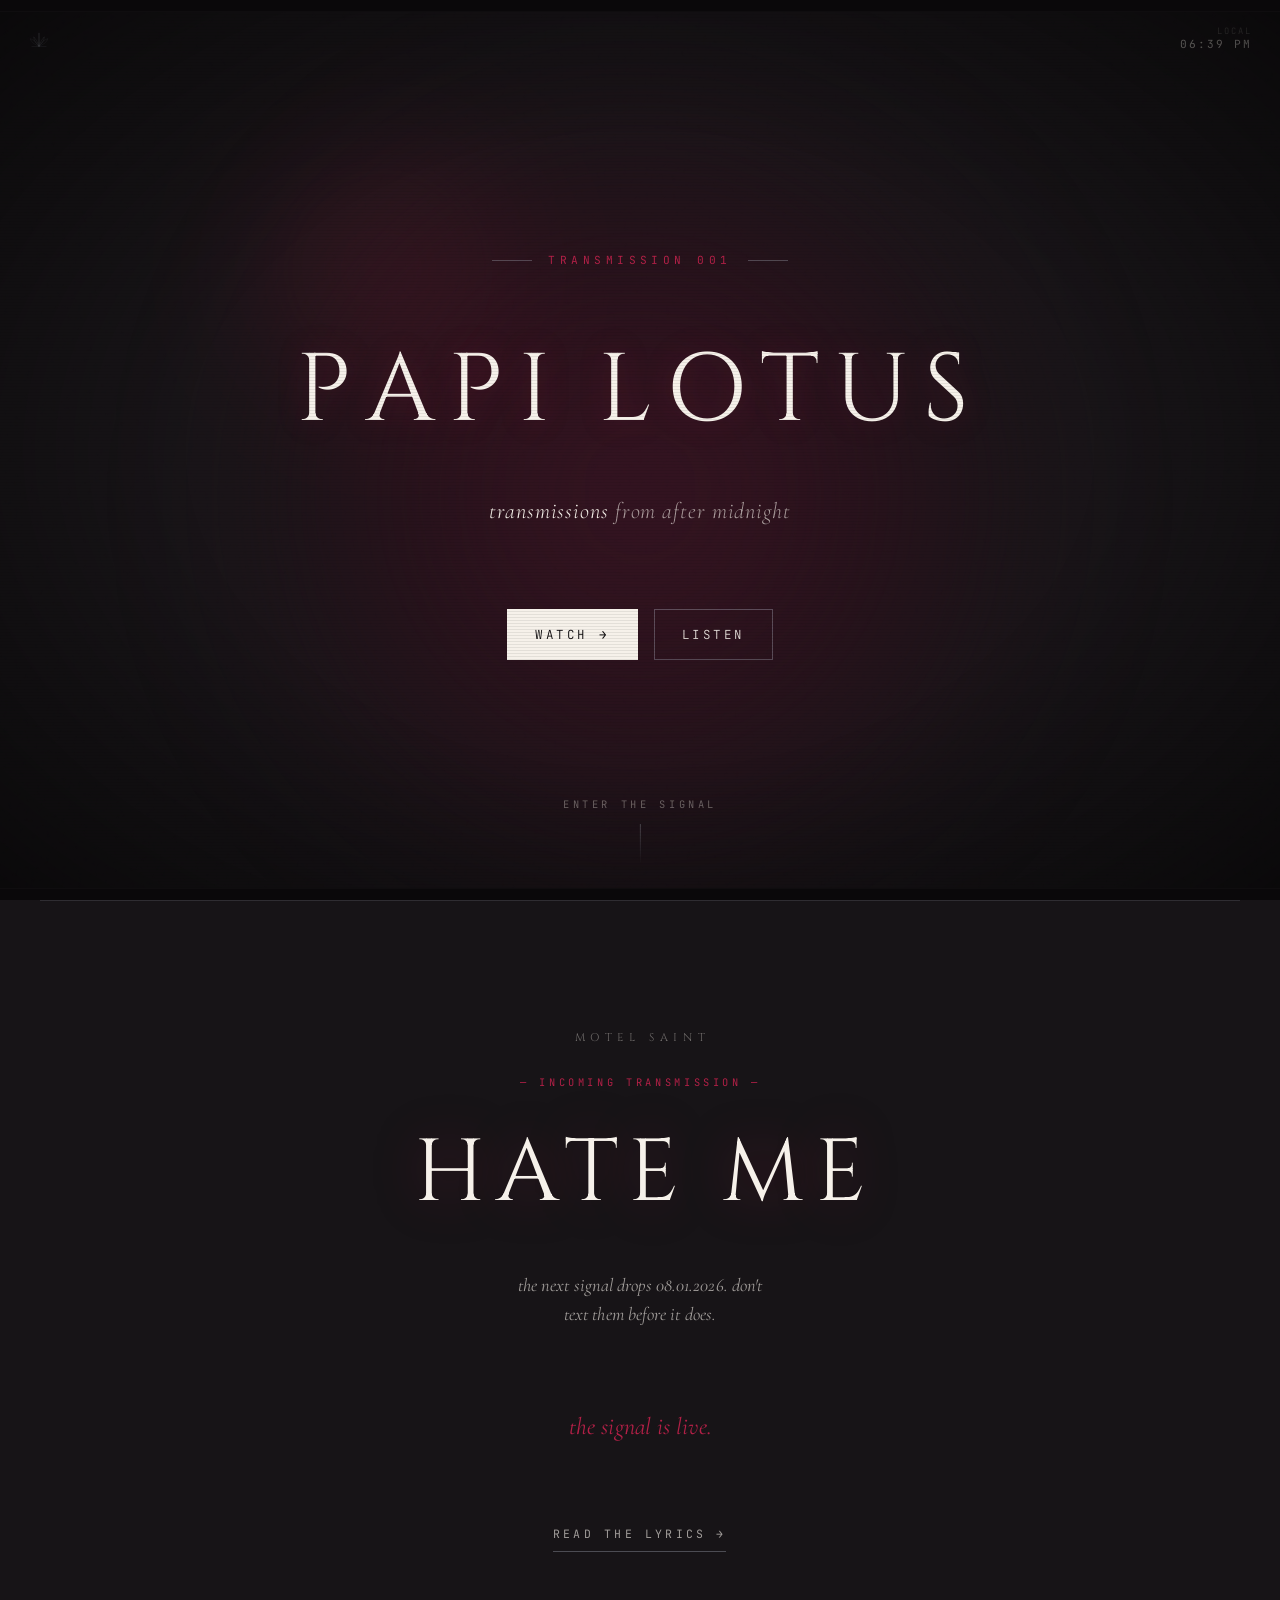
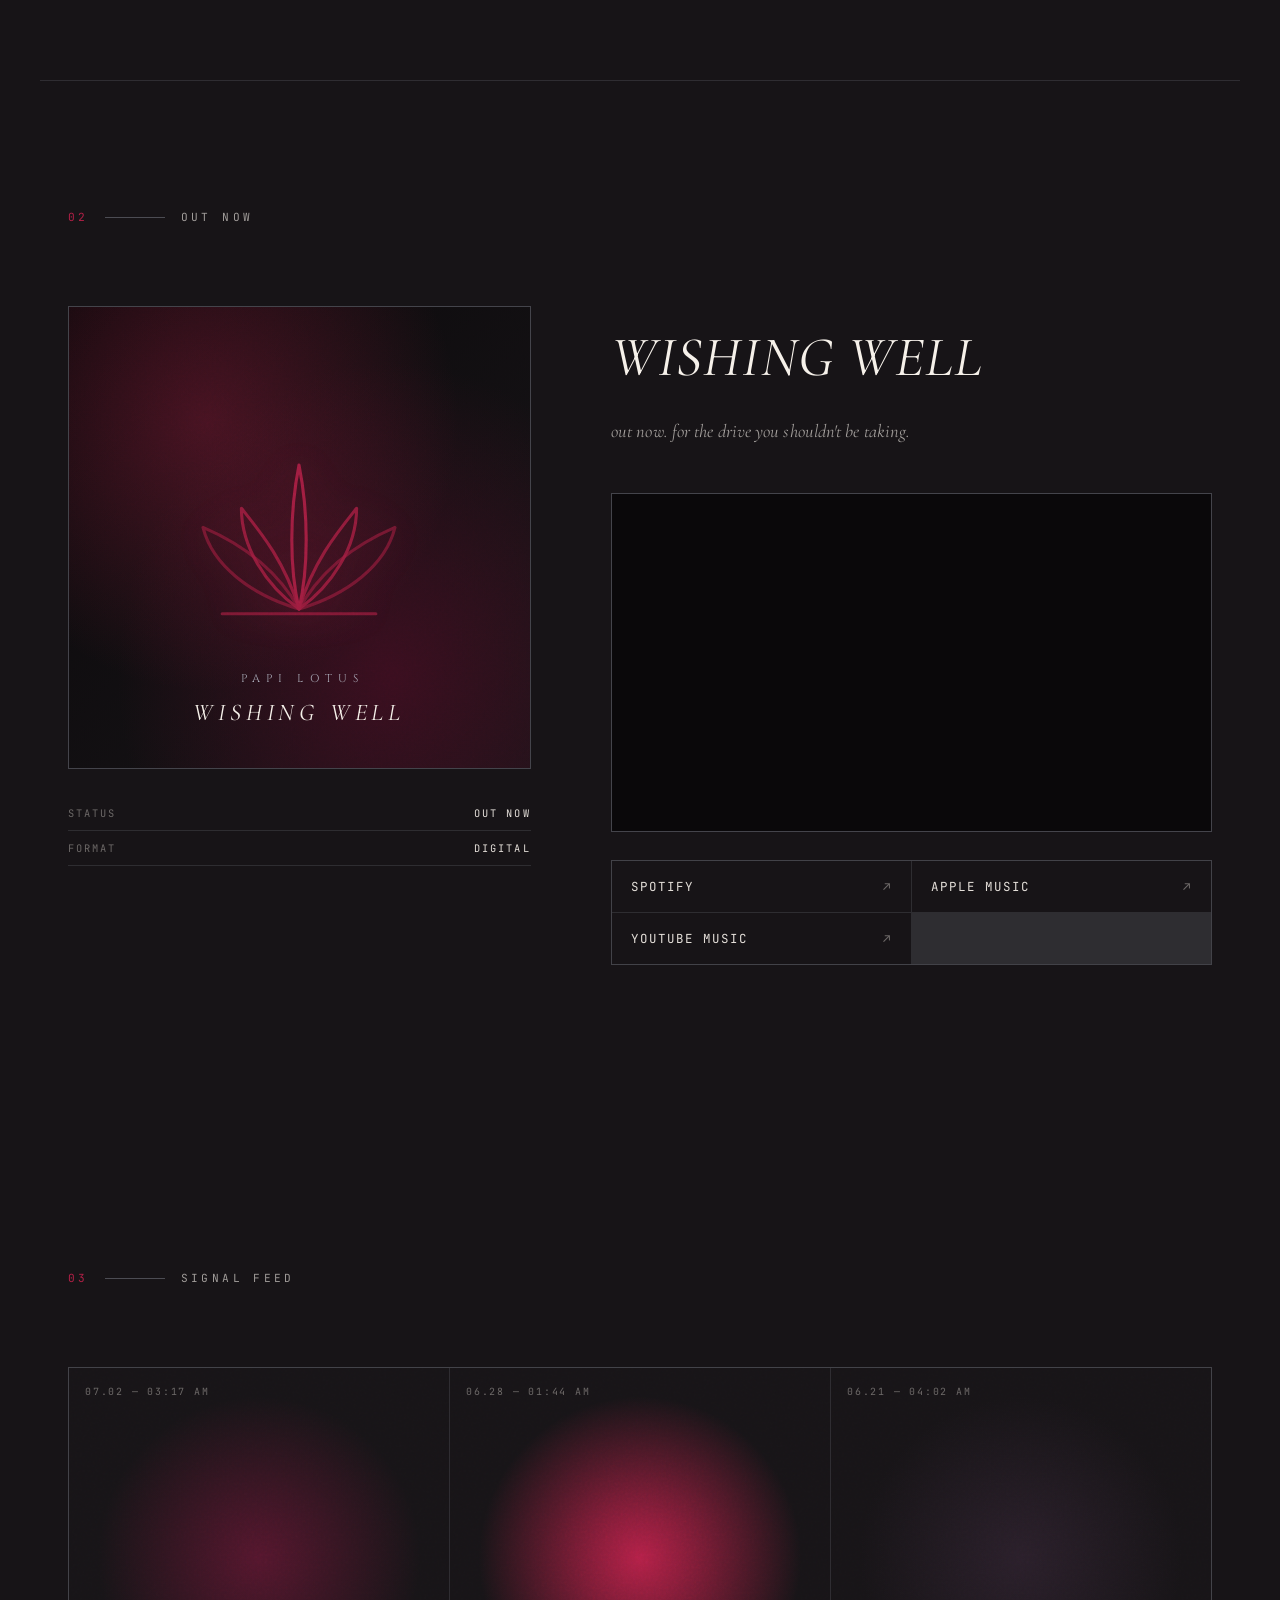
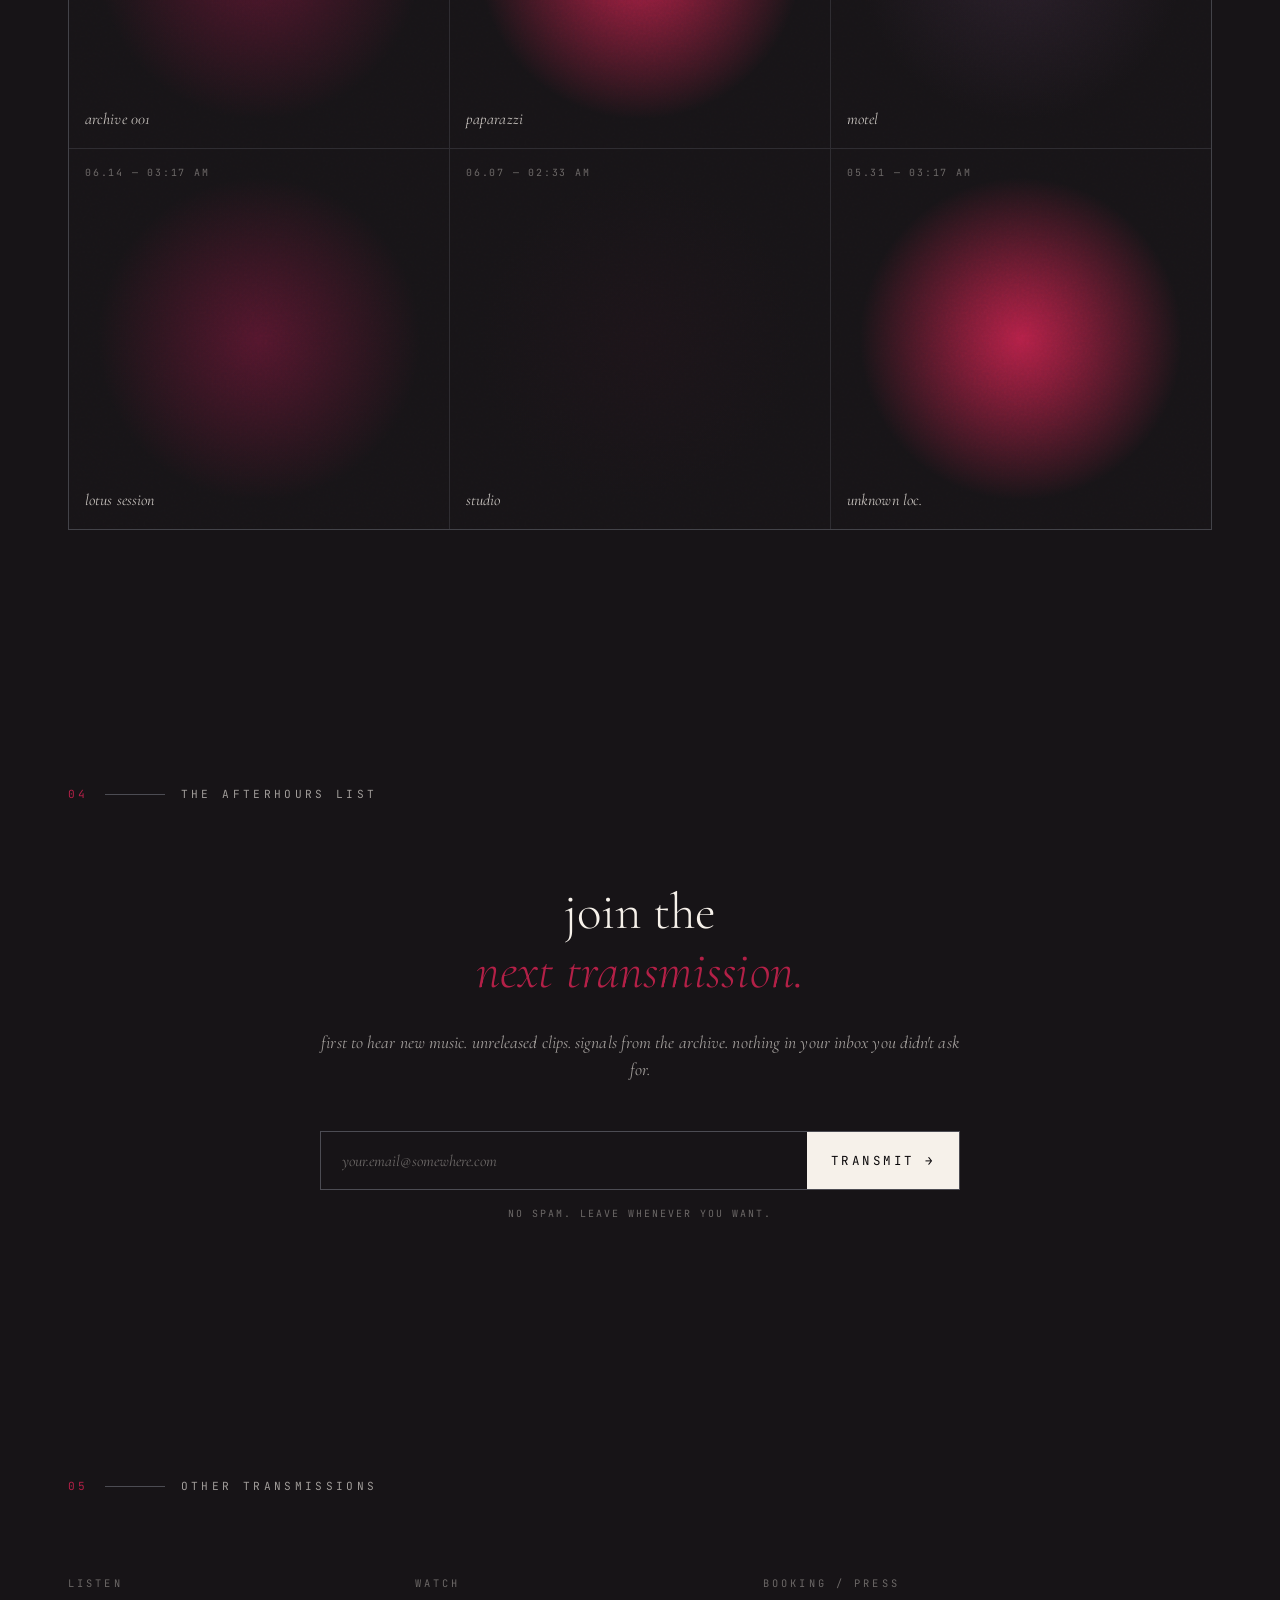
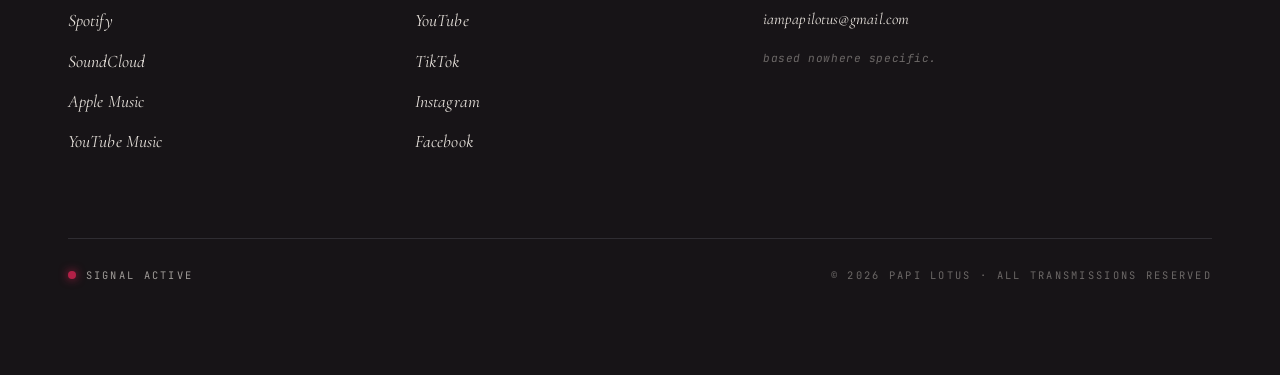
<file: docs/index.html>
<!DOCTYPE html>
<html lang="en">
<head>
  <meta charset="UTF-8" />
  <meta name="viewport" content="width=device-width, initial-scale=1.0" />
  <title>PAPI LOTUS — transmissions from after midnight</title>
  <meta name="description" content="PAPI LOTUS. Dark afterhours R&B. Transmissions from after midnight." />

  <!-- Social / OG -->
  <meta property="og:title" content="PAPI LOTUS" />
  <meta property="og:description" content="transmissions from after midnight" />
  <meta property="og:type" content="music.musician" />
  <meta name="theme-color" content="#171417" />

  <!-- Favicon -->
  <link rel="icon" type="image/svg+xml" href="assets/favicon.svg" />

  <!-- Fonts -->
  <link rel="preconnect" href="https://fonts.googleapis.com" />
  <link rel="preconnect" href="https://fonts.gstatic.com" crossorigin />
  <link
    href="https://fonts.googleapis.com/css2?family=Cinzel:wght@300;400;500&family=Cormorant+Garamond:ital,wght@0,300;0,400;0,500;1,300;1,400&family=JetBrains+Mono:wght@200;300;400&display=swap"
    rel="stylesheet"
  />

  <link rel="stylesheet" href="styles.css" />
</head>
<body>
  <!-- Page transition (VHS channel-change between pages) -->
  <div class="page-transition" aria-hidden="true"></div>

  <!-- Signal-lock intro overlay -->
  <div id="signal-intro" class="signal-intro" aria-hidden="true">
    <div class="signal-noise"></div>
    <div class="signal-label">
      <span class="signal-line">— SIGNAL LOCKED —</span>
      <span class="signal-stamp">03:17 AM</span>
    </div>
  </div>

  <!-- Persistent atmospheric layers -->
  <div class="grain" aria-hidden="true"></div>
  <div class="scanlines" aria-hidden="true"></div>
  <div class="vignette" aria-hidden="true"></div>

  <!-- Letterbox film bars -->
  <div class="letterbox letterbox-top" aria-hidden="true"></div>
  <div class="letterbox letterbox-bottom" aria-hidden="true"></div>

  <!-- Minimal nav -->
  <nav class="nav" aria-label="primary">
    <a href="#hero" class="nav-mark" aria-label="home">
      <svg viewBox="0 0 24 24" width="22" height="22" aria-hidden="true">
        <use href="#lotus-icon"></use>
      </svg>
    </a>
    <div class="nav-time">
      <span class="nav-time-label">LOCAL</span>
      <span id="nav-time">03:17 AM</span>
    </div>
  </nav>

  <main>
    <!-- ───────────────────────── HERO ───────────────────────── -->
    <section class="hero" id="hero">
      <div class="hero-bg" aria-hidden="true">
        <div class="hero-glow"></div>
        <div class="hero-glow hero-glow-2"></div>
      </div>

      <div class="hero-content">
        <div class="hero-meta">
          <span class="meta-line"></span>
          <span class="meta-text">TRANSMISSION 001</span>
          <span class="meta-line"></span>
        </div>

        <h1 class="wordmark">
          <span>P</span><span>A</span><span>P</span><span>I</span>
          <span class="wordmark-space"></span>
          <span>L</span><span>O</span><span>T</span><span>U</span><span>S</span>
        </h1>

        <div class="hero-tagline">
          <span class="tagline-em">transmissions</span>
          from after midnight
        </div>

        <div class="hero-actions">
          <a href="#release" class="btn btn-primary">
            <span class="btn-label">watch</span>
            <span class="btn-arrow">→</span>
          </a>
          <a href="#release" class="btn btn-ghost">
            <span class="btn-label">listen</span>
          </a>
        </div>
      </div>

      <div class="scroll-indicator" aria-hidden="true">
        <span class="scroll-text">enter the signal</span>
        <span class="scroll-line"></span>
      </div>
    </section>

    <!-- ─────────────────── HATE ME — TEASER / COUNTDOWN ──────────────────── -->
    <section class="teaser" id="next" aria-label="next release">
      <div class="teaser-era">MOTEL SAINT</div>
      <div class="teaser-label">— incoming transmission —</div>
      <h2 class="teaser-title">HATE ME</h2>
      <p class="teaser-tagline">the next signal drops 08.01.2026. don't text them before it does.</p>

      <div class="countdown" id="countdown" data-target="2026-08-01T00:00:00" role="timer" aria-label="time until HATE ME release">
        <div class="cd-unit"><span class="cd-num" id="cd-days">--</span><span class="cd-lbl">days</span></div>
        <div class="cd-sep" aria-hidden="true">:</div>
        <div class="cd-unit"><span class="cd-num" id="cd-hours">--</span><span class="cd-lbl">hrs</span></div>
        <div class="cd-sep" aria-hidden="true">:</div>
        <div class="cd-unit"><span class="cd-num" id="cd-mins">--</span><span class="cd-lbl">min</span></div>
        <div class="cd-sep" aria-hidden="true">:</div>
        <div class="cd-unit"><span class="cd-num" id="cd-secs">--</span><span class="cd-lbl">sec</span></div>
      </div>

      <a href="lyrics.html" class="teaser-link">
        <span>read the lyrics</span>
        <span class="lyrics-arrow">→</span>
      </a>
    </section>

    <!-- ─────────────────── OUT NOW — WISHING WELL ──────────────────── -->
    <section class="release" id="release">
      <header class="section-marker">
        <span class="marker-num">02</span>
        <span class="marker-line"></span>
        <span class="marker-label">out now</span>
      </header>

      <div class="release-grid">
        <!-- Cover frame -->
        <div class="cover-frame">
          <div class="cover-art" aria-label="WISHING WELL cover art">
            <div class="cover-bg"></div>
            <div class="cover-lotus">
              <svg viewBox="0 0 100 100" aria-hidden="true">
                <use href="#lotus-icon" />
              </svg>
            </div>
            <div class="cover-text">
              <div class="cover-mark">PAPI LOTUS</div>
              <div class="cover-title">WISHING WELL</div>
            </div>
            <div class="cover-grain"></div>
          </div>
          <div class="cover-meta">
            <div class="cover-meta-row">
              <span>STATUS</span>
              <span>OUT NOW</span>
            </div>
            <div class="cover-meta-row">
              <span>FORMAT</span>
              <span>DIGITAL</span>
            </div>
          </div>
        </div>

        <!-- Release info -->
        <div class="release-info">
          <h2 class="release-title">WISHING WELL</h2>
          <p class="release-desc">
            out now. for the drive you shouldn't be taking.
          </p>

          <div class="video-frame">
            <iframe class="video-iframe"
                    src="https://www.youtube.com/embed/NHEqCNWERr0?si=lT77J6OjoygLVkOt"
                    title="WISHING WELL — official video"
                    loading="lazy"
                    allow="accelerometer; autoplay; clipboard-write; encrypted-media; gyroscope; picture-in-picture; web-share"
                    referrerpolicy="strict-origin-when-cross-origin"
                    allowfullscreen></iframe>
          </div>

          <!-- Smart links -->
          <div class="smart-links">
            <a href="https://open.spotify.com/artist/0yByWFDQufWrGWeMcupTPR" target="_blank" rel="noopener" class="smart-link" data-platform="spotify">
              <span class="link-label">Spotify</span>
              <span class="link-arrow">↗</span>
            </a>
            <a href="https://music.apple.com/us/artist/papi-lotus/1126227033" target="_blank" rel="noopener" class="smart-link" data-platform="apple">
              <span class="link-label">Apple Music</span>
              <span class="link-arrow">↗</span>
            </a>
            <a href="https://music.youtube.com/channel/UCkVDgkCBeoTReuX3kndtLKQ" target="_blank" rel="noopener" class="smart-link" data-platform="youtube">
              <span class="link-label">YouTube Music</span>
              <span class="link-arrow">↗</span>
            </a>
          </div>
        </div>
      </div>
    </section>

    <!-- ─────────────────── SIGNAL FEED ──────────────────── -->
    <section class="signal-section" id="signal">
      <header class="section-marker">
        <span class="marker-num">03</span>
        <span class="marker-line"></span>
        <span class="marker-label">signal feed</span>
      </header>

      <div class="signal-grid">
        <!--
          Tiles below are placeholders. To replace with real images:
            <a class="signal-tile" href="https://instagram.com/p/...">
              <img src="assets/post-1.jpg" alt="" />
              <div class="signal-tile-meta">06.18 — 03:17 AM</div>
            </a>
        -->
        <a class="signal-tile" href="#" style="--tile-tone: var(--wine);">
          <div class="signal-tile-inner"></div>
          <div class="signal-tile-meta">07.02 — 03:17 AM</div>
          <div class="signal-tile-label">archive 001</div>
        </a>
        <a class="signal-tile" href="#" style="--tile-tone: var(--neon);">
          <div class="signal-tile-inner"></div>
          <div class="signal-tile-meta">06.28 — 01:44 AM</div>
          <div class="signal-tile-label">paparazzi</div>
        </a>
        <a class="signal-tile" href="#" style="--tile-tone: #2a1f2a;">
          <div class="signal-tile-inner"></div>
          <div class="signal-tile-meta">06.21 — 04:02 AM</div>
          <div class="signal-tile-label">motel</div>
        </a>
        <a class="signal-tile" href="#" style="--tile-tone: var(--wine);">
          <div class="signal-tile-inner"></div>
          <div class="signal-tile-meta">06.14 — 03:17 AM</div>
          <div class="signal-tile-label">lotus session</div>
        </a>
        <a class="signal-tile" href="#" style="--tile-tone: #1c1419;">
          <div class="signal-tile-inner"></div>
          <div class="signal-tile-meta">06.07 — 02:33 AM</div>
          <div class="signal-tile-label">studio</div>
        </a>
        <a class="signal-tile" href="#" style="--tile-tone: var(--neon);">
          <div class="signal-tile-inner"></div>
          <div class="signal-tile-meta">05.31 — 03:17 AM</div>
          <div class="signal-tile-label">unknown loc.</div>
        </a>
      </div>
    </section>

    <!-- ─────────────────── AFTERHOURS LIST ──────────────────── -->
    <section class="afterhours" id="afterhours">
      <header class="section-marker">
        <span class="marker-num">04</span>
        <span class="marker-line"></span>
        <span class="marker-label">the afterhours list</span>
      </header>

      <div class="afterhours-content">
        <h2 class="afterhours-title">
          join the<br />
          <em>next transmission.</em>
        </h2>
        <p class="afterhours-desc">
          first to hear new music. unreleased clips. signals from the archive.
          nothing in your inbox you didn't ask for.
        </p>

        <!--
          IMPORTANT: swap the form's `action` URL to your real email service.
          Easiest path: create a free form at https://formspree.io/
          and paste the endpoint URL below.
        -->
        <form
          class="email-form"
          action="https://formspree.io/f/meedzwow"
          method="POST"
          novalidate
        >
          <div class="form-row">
            <input
              type="email"
              name="email"
              placeholder="your.email@somewhere.com"
              autocomplete="email"
              required
            />
            <button type="submit">
              <span>transmit</span>
              <span class="btn-arrow">→</span>
            </button>
          </div>
          <div class="form-note">no spam. leave whenever you want.</div>
        </form>
      </div>
    </section>

    <!-- ─────────────────── FOOTER / CONTACT ──────────────────── -->
    <footer class="footer" id="contact">
      <header class="section-marker">
        <span class="marker-num">05</span>
        <span class="marker-line"></span>
        <span class="marker-label">other transmissions</span>
      </header>

      <div class="footer-grid">
        <div class="footer-block">
          <div class="footer-label">listen</div>
          <a href="https://open.spotify.com/artist/0yByWFDQufWrGWeMcupTPR" target="_blank" rel="noopener" class="footer-link">Spotify</a>
          <a href="https://soundcloud.com/papilotus" target="_blank" rel="noopener" class="footer-link">SoundCloud</a>
          <a href="https://music.apple.com/us/artist/papi-lotus/1126227033" target="_blank" rel="noopener" class="footer-link">Apple Music</a>
          <a href="https://music.youtube.com/channel/UCkVDgkCBeoTReuX3kndtLKQ" target="_blank" rel="noopener" class="footer-link">YouTube Music</a>
        </div>
        <div class="footer-block">
          <div class="footer-label">watch</div>
          <a href="https://www.youtube.com/@ThePapiLotus" target="_blank" rel="noopener" class="footer-link">YouTube</a>
          <a href="https://www.tiktok.com/@thepapilotus" target="_blank" rel="noopener" class="footer-link">TikTok</a>
          <a href="https://www.instagram.com/papilotus/" target="_blank" rel="noopener" class="footer-link">Instagram</a>
          <a href="https://www.facebook.com/share/1NTb3EocZE/" target="_blank" rel="noopener" class="footer-link">Facebook</a>
        </div>
        <div class="footer-block">
          <div class="footer-label">booking / press</div>
          <a href="mailto:iampapilotus@gmail.com" class="footer-link footer-email">
            iampapilotus@gmail.com
          </a>
          <div class="footer-meta">based nowhere specific.</div>
        </div>
      </div>

      <div class="footer-bottom">
        <div class="signal-indicator">
          <span class="signal-dot" aria-hidden="true"></span>
          <span>SIGNAL ACTIVE</span>
        </div>
        <div class="copyright">
          © <span id="year">2026</span> PAPI LOTUS · all transmissions reserved
        </div>
      </div>
    </footer>
  </main>

  <!-- Reusable inline SVG: lotus icon -->
  <svg width="0" height="0" style="position:absolute" aria-hidden="true">
    <symbol id="lotus-icon" viewBox="0 0 100 100">
      <g fill="none" stroke="currentColor" stroke-width="1.3"
         stroke-linecap="round" stroke-linejoin="round">
        <!-- center petal -->
        <path d="M50 82 C46 65 46 42 50 22 C54 42 54 65 50 82 Z" />
        <!-- inner left/right -->
        <path d="M50 82 C36 72 26 56 26 40 C34 50 44 62 50 82 Z" opacity="0.85" />
        <path d="M50 82 C64 72 74 56 74 40 C66 50 56 62 50 82 Z" opacity="0.85" />
        <!-- outer left/right -->
        <path d="M50 82 C30 76 14 64 10 48 C24 54 40 64 50 82 Z" opacity="0.6" />
        <path d="M50 82 C70 76 86 64 90 48 C76 54 60 64 50 82 Z" opacity="0.6" />
        <!-- base water line -->
        <line x1="18" y1="84" x2="82" y2="84" opacity="0.7" />
      </g>
    </symbol>
  </svg>

  <script src="script.js"></script>
</body>
</html>
</file>
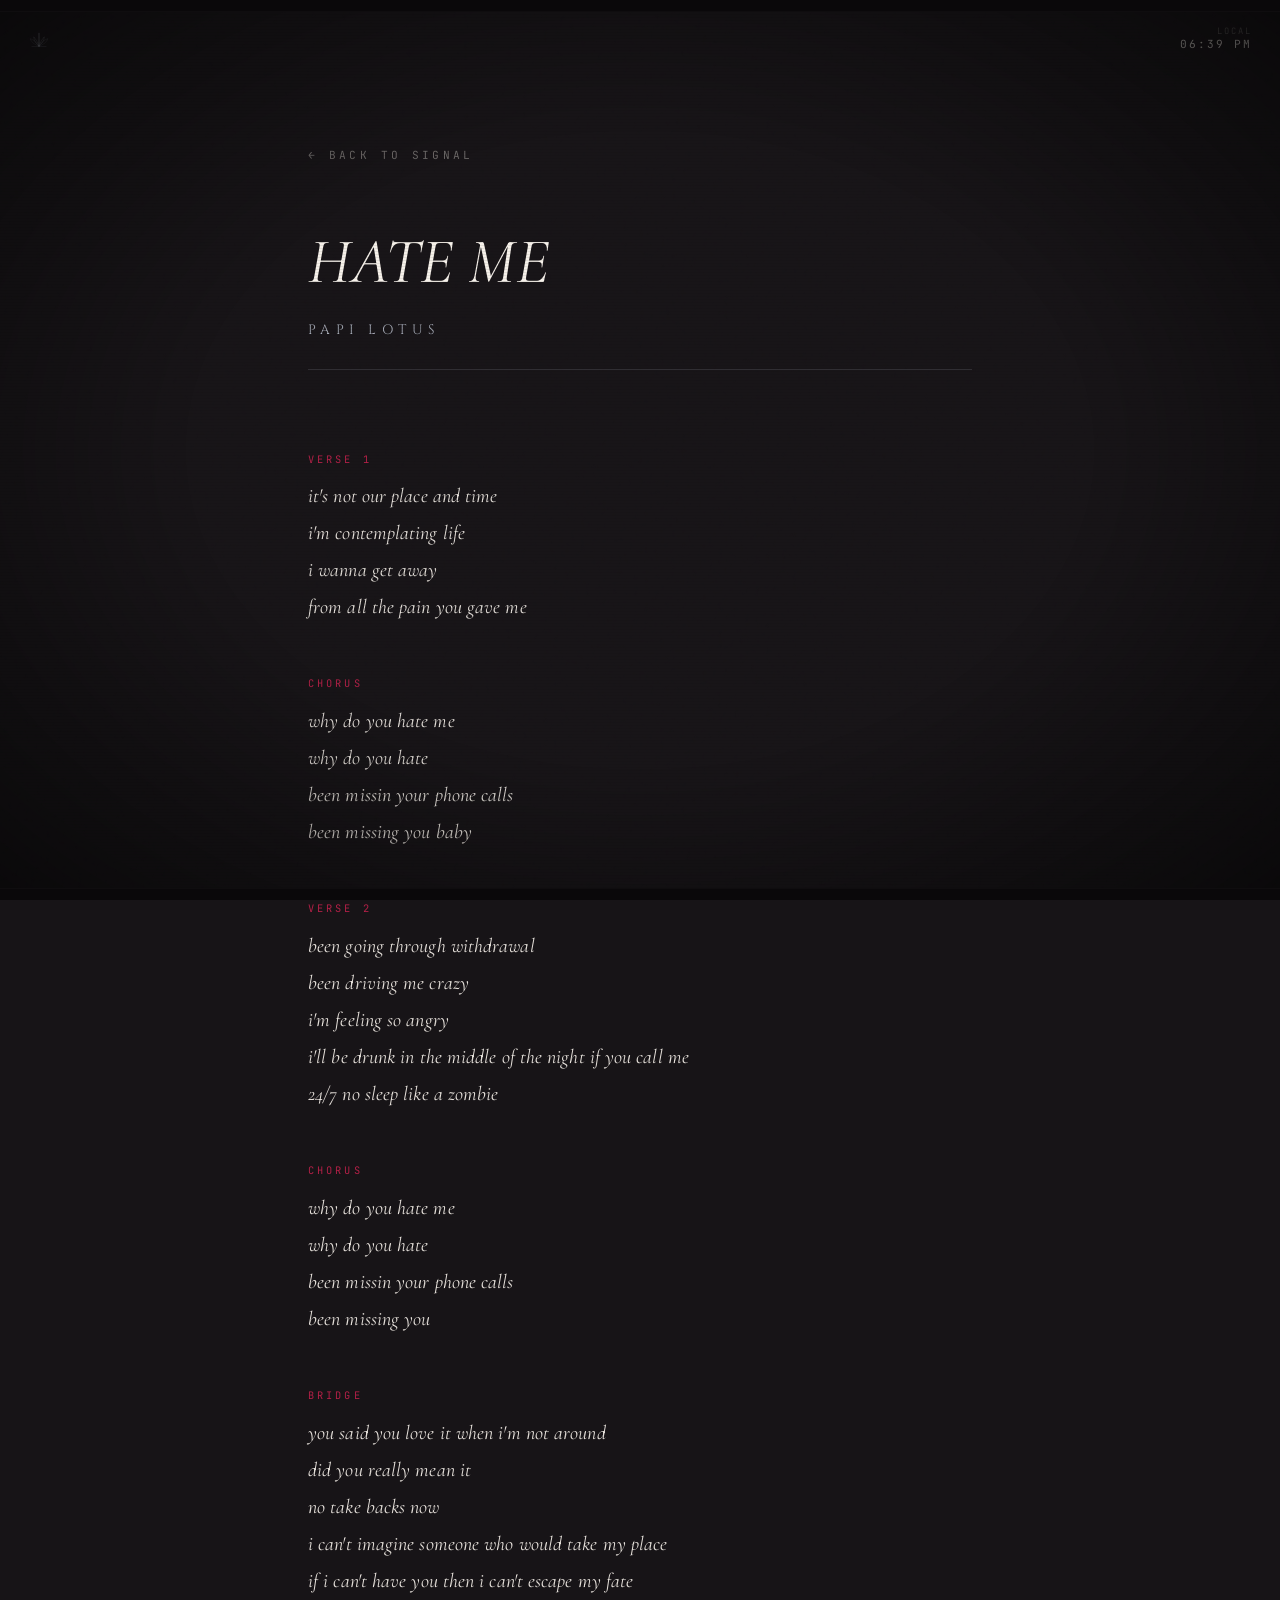
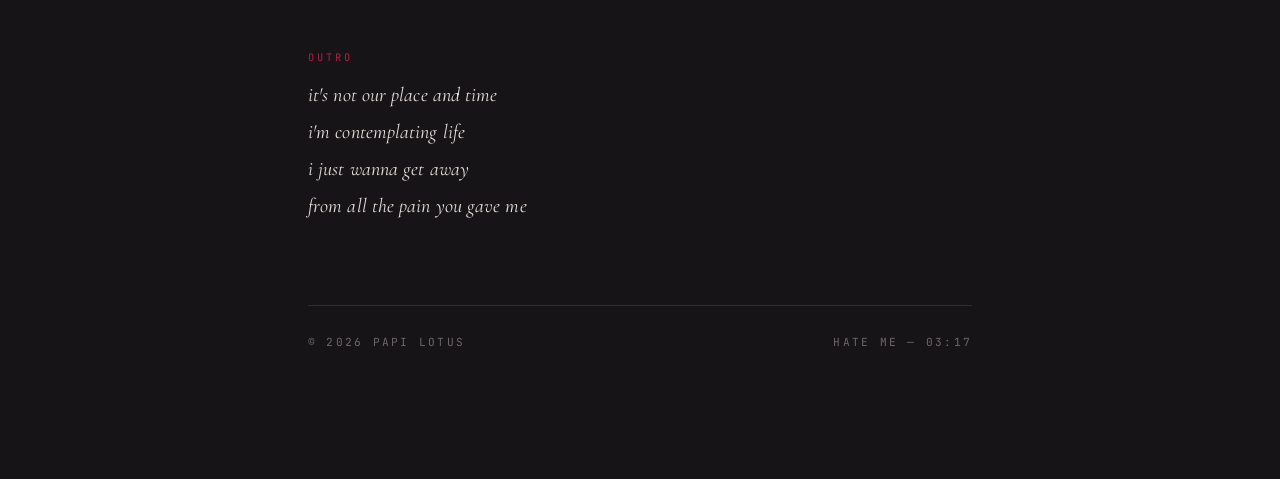
<file: docs/lyrics.html>
<!DOCTYPE html>
<html lang="en">
<head>
  <meta charset="UTF-8" />
  <meta name="viewport" content="width=device-width, initial-scale=1.0" />
  <title>HATE ME — lyrics · PAPI LOTUS</title>
  <meta name="description" content="Lyrics for HATE ME by PAPI LOTUS." />
  <link rel="icon" type="image/svg+xml" href="assets/favicon.svg" />
  <link rel="preconnect" href="https://fonts.googleapis.com" />
  <link rel="preconnect" href="https://fonts.gstatic.com" crossorigin />
  <link
    href="https://fonts.googleapis.com/css2?family=Cinzel:wght@300;400;500&family=Cormorant+Garamond:ital,wght@0,300;0,400;0,500;1,300;1,400&family=JetBrains+Mono:wght@200;300;400&display=swap"
    rel="stylesheet"
  />
  <link rel="stylesheet" href="styles.css" />
  <style>
    .lyrics-page {
      padding-top: calc(var(--letterbox-h) + var(--space-2xl));
      padding-bottom: var(--space-2xl);
      max-width: 720px;
      margin: 0 auto;
      padding-left: var(--space-md);
      padding-right: var(--space-md);
    }
    .lyrics-back {
      font-family: var(--font-mono);
      font-size: 0.7rem;
      letter-spacing: 0.3em;
      text-transform: uppercase;
      color: var(--text-muted);
      margin-bottom: var(--space-lg);
      display: inline-flex;
      align-items: center;
      gap: 0.5rem;
      transition: color 0.35s;
    }
    .lyrics-back:hover { color: var(--neon); }
    .lyrics-header {
      margin-bottom: var(--space-xl);
      padding-bottom: var(--space-md);
      border-bottom: 1px solid var(--hairline);
    }
    .lyrics-title {
      font-family: var(--font-display);
      font-style: italic;
      font-weight: 400;
      font-size: clamp(2.4rem, 6vw, 4rem);
      margin: 0 0 var(--space-xs);
      color: var(--bone);
    }
    .lyrics-artist {
      font-family: var(--font-wordmark);
      font-size: 0.85rem;
      letter-spacing: 0.4em;
      color: var(--chrome);
      opacity: 0.85;
    }
    .lyrics-body {
      font-family: var(--font-display);
      font-style: italic;
      font-size: 1.25rem;
      line-height: 1.85;
      color: var(--text);
    }
    .lyrics-body p {
      margin: 0 0 var(--space-lg);
    }
    .lyrics-section {
      font-family: var(--font-mono);
      font-style: normal;
      font-size: 0.65rem;
      letter-spacing: 0.3em;
      text-transform: uppercase;
      color: var(--neon);
      display: block;
      margin-bottom: 0.6rem;
    }
    .lyrics-footer {
      margin-top: var(--space-xl);
      padding-top: var(--space-md);
      border-top: 1px solid var(--hairline);
      font-family: var(--font-mono);
      font-size: 0.7rem;
      letter-spacing: 0.2em;
      text-transform: uppercase;
      color: var(--text-muted);
      display: flex;
      justify-content: space-between;
      flex-wrap: wrap;
      gap: var(--space-sm);
    }
  </style>
</head>
<body>
  <!-- Page transition (VHS channel-change between pages) -->
  <div class="page-transition" aria-hidden="true"></div>

  <div id="signal-intro" class="signal-intro" aria-hidden="true">
    <div class="signal-noise"></div>
    <div class="signal-label">
      <span class="signal-line">— SIGNAL LOCKED —</span>
      <span class="signal-stamp">03:17 AM</span>
    </div>
  </div>

  <div class="grain" aria-hidden="true"></div>
  <div class="scanlines" aria-hidden="true"></div>
  <div class="vignette" aria-hidden="true"></div>
  <div class="letterbox letterbox-top" aria-hidden="true"></div>
  <div class="letterbox letterbox-bottom" aria-hidden="true"></div>

  <nav class="nav">
    <a href="index.html" class="nav-mark">
      <svg viewBox="0 0 24 24" width="22" height="22" aria-hidden="true">
        <use href="#lotus-icon"></use>
      </svg>
    </a>
    <div class="nav-time">
      <span class="nav-time-label">LOCAL</span>
      <span id="nav-time">03:17 AM</span>
    </div>
  </nav>

  <main class="lyrics-page">
    <a href="index.html" class="lyrics-back">← back to signal</a>

    <header class="lyrics-header">
      <h1 class="lyrics-title">HATE ME</h1>
      <div class="lyrics-artist">PAPI LOTUS</div>
    </header>

    <article class="lyrics-body">
      <p>
        <span class="lyrics-section">verse 1</span>
        it's not our place and time<br />
        i'm contemplating life<br />
        i wanna get away<br />
        from all the pain you gave me
      </p>

      <p>
        <span class="lyrics-section">chorus</span>
        why do you hate me<br />
        why do you hate<br />
        been missin your phone calls<br />
        been missing you baby
      </p>

      <p>
        <span class="lyrics-section">verse 2</span>
        been going through withdrawal<br />
        been driving me crazy<br />
        i'm feeling so angry<br />
        i'll be drunk in the middle of the night if you call me<br />
        24/7 no sleep like a zombie
      </p>

      <p>
        <span class="lyrics-section">chorus</span>
        why do you hate me<br />
        why do you hate<br />
        been missin your phone calls<br />
        been missing you
      </p>

      <p>
        <span class="lyrics-section">bridge</span>
        you said you love it when i'm not around<br />
        did you really mean it<br />
        no take backs now<br />
        i can't imagine someone who would take my place<br />
        if i can't have you then i can't escape my fate
      </p>

      <p>
        <span class="lyrics-section">outro</span>
        it's not our place and time<br />
        i'm contemplating life<br />
        i just wanna get away<br />
        from all the pain you gave me
      </p>
    </article>

    <footer class="lyrics-footer">
      <span>© 2026 PAPI LOTUS</span>
      <span>HATE ME — 03:17</span>
    </footer>
  </main>

  <svg width="0" height="0" style="position:absolute" aria-hidden="true">
    <symbol id="lotus-icon" viewBox="0 0 100 100">
      <g fill="none" stroke="currentColor" stroke-width="1.3"
         stroke-linecap="round" stroke-linejoin="round">
        <path d="M50 82 C46 65 46 42 50 22 C54 42 54 65 50 82 Z" />
        <path d="M50 82 C36 72 26 56 26 40 C34 50 44 62 50 82 Z" opacity="0.85" />
        <path d="M50 82 C64 72 74 56 74 40 C66 50 56 62 50 82 Z" opacity="0.85" />
        <path d="M50 82 C30 76 14 64 10 48 C24 54 40 64 50 82 Z" opacity="0.6" />
        <path d="M50 82 C70 76 86 64 90 48 C76 54 60 64 50 82 Z" opacity="0.6" />
        <line x1="18" y1="84" x2="82" y2="84" opacity="0.7" />
      </g>
    </symbol>
  </svg>

  <script src="script.js"></script>
</body>
</html>
</file>
<file: docs/styles.css>
/* ============================================================
   PAPI LOTUS — landing page
   Aesthetic: luxury noir editorial / late-night broadcast
   ============================================================ */

:root {
  /* Brand palette (from branding bible) */
  --black: #0a080a;
  --black-soft: #171417;
  --black-mid: #1e181e;
  --wine: #54162D;
  --wine-deep: #3a0e1f;
  --neon: #B32047;
  --chrome: #BFC5D2;
  --gold: #D59631;
  --bone: #F6F1EA;

  /* Functional */
  --bg-deep: var(--black);
  --bg: var(--black-soft);
  --bg-elev: var(--black-mid);
  --text: rgba(246, 241, 234, 0.92);
  --text-mid: rgba(246, 241, 234, 0.62);
  --text-muted: rgba(246, 241, 234, 0.38);
  --text-dim: rgba(246, 241, 234, 0.18);
  --hairline: rgba(191, 197, 210, 0.14);
  --hairline-bright: rgba(191, 197, 210, 0.32);

  /* Typography */
  --font-wordmark: 'Cinzel', 'Times New Roman', serif;
  --font-display: 'Cormorant Garamond', 'Times New Roman', serif;
  --font-mono: 'JetBrains Mono', 'SF Mono', monospace;

  /* Spacing scale */
  --space-xs: 0.5rem;
  --space-sm: 1rem;
  --space-md: 1.75rem;
  --space-lg: 3rem;
  --space-xl: 5rem;
  --space-2xl: 8rem;

  /* Layout */
  --max-content: 1200px;
  --letterbox-h: 12px;
}

/* ============================================================
   Reset + base
   ============================================================ */

*, *::before, *::after { box-sizing: border-box; }

html {
  background: var(--bg-deep);
  scroll-behavior: smooth;
  -webkit-font-smoothing: antialiased;
  -moz-osx-font-smoothing: grayscale;
}

body {
  margin: 0;
  background: var(--bg);
  color: var(--text);
  font-family: var(--font-display);
  font-weight: 400;
  font-size: 18px;
  line-height: 1.55;
  letter-spacing: 0.005em;
  overflow-x: hidden;
  min-height: 100vh;
}

img, svg, video, iframe { display: block; max-width: 100%; }
a { color: inherit; text-decoration: none; }
button { font-family: inherit; cursor: pointer; }
input, button { font-family: inherit; }

::selection { background: var(--wine); color: var(--bone); }

/* ============================================================
   Atmospheric layers — grain, scanlines, vignette, letterbox
   These sit above everything; ignore pointer events.
   ============================================================ */

.grain {
  position: fixed;
  inset: 0;
  z-index: 100;
  pointer-events: none;
  opacity: 0.06;
  mix-blend-mode: overlay;
  background-image: url("data:image/svg+xml;utf8,<svg viewBox='0 0 200 200' xmlns='http://www.w3.org/2000/svg'><filter id='n'><feTurbulence type='fractalNoise' baseFrequency='0.85' numOctaves='2' stitchTiles='stitch'/></filter><rect width='100%25' height='100%25' filter='url(%23n)' opacity='0.9'/></svg>");
  animation: grain-shift 8s steps(8) infinite;
}

@keyframes grain-shift {
  0%   { transform: translate(0, 0); }
  10%  { transform: translate(-2%, -3%); }
  20%  { transform: translate(-4%,  2%); }
  30%  { transform: translate( 3%, -4%); }
  40%  { transform: translate(-3%,  3%); }
  50%  { transform: translate(-1%,  2%); }
  60%  { transform: translate( 4%, -1%); }
  70%  { transform: translate(-3%, -2%); }
  80%  { transform: translate( 2%,  4%); }
  90%  { transform: translate(-2%,  1%); }
  100% { transform: translate(0, 0); }
}

.scanlines {
  position: fixed;
  inset: 0;
  z-index: 99;
  pointer-events: none;
  background: repeating-linear-gradient(
    to bottom,
    transparent 0 2px,
    rgba(0, 0, 0, 0.18) 2px 3px
  );
  opacity: 0.4;
  mix-blend-mode: multiply;
}

.vignette {
  position: fixed;
  inset: 0;
  z-index: 98;
  pointer-events: none;
  background: radial-gradient(
    ellipse at center,
    transparent 50%,
    rgba(0, 0, 0, 0.6) 100%
  );
}

.letterbox {
  position: fixed;
  left: 0;
  right: 0;
  height: var(--letterbox-h);
  background: var(--black);
  z-index: 101;
  pointer-events: none;
  border-bottom: 1px solid rgba(255, 255, 255, 0.02);
}
.letterbox-top { top: 0; }
.letterbox-bottom { bottom: 0; border-top: 1px solid rgba(255, 255, 255, 0.02); border-bottom: 0; }

/* ============================================================
   Intro overlay (TV-static lock then fade out)
   ============================================================ */

.signal-intro {
  position: fixed;
  inset: 0;
  z-index: 200;
  background: var(--black);
  display: flex;
  align-items: center;
  justify-content: center;
  animation: signal-fade 1.6s ease-out 1.2s forwards;
}

.signal-noise {
  position: absolute;
  inset: 0;
  background-image: url("data:image/svg+xml;utf8,<svg viewBox='0 0 100 100' xmlns='http://www.w3.org/2000/svg'><filter id='n'><feTurbulence type='fractalNoise' baseFrequency='3' numOctaves='3' stitchTiles='stitch'/></filter><rect width='100%25' height='100%25' filter='url(%23n)'/></svg>");
  opacity: 0.7;
  mix-blend-mode: screen;
  animation: noise-flicker 0.08s steps(4) infinite;
}

@keyframes noise-flicker {
  0%   { transform: translate(0, 0); }
  25%  { transform: translate(-3%, 1%); }
  50%  { transform: translate(2%, -3%); }
  75%  { transform: translate(-2%, 2%); }
  100% { transform: translate(1%, -1%); }
}

.signal-label {
  position: relative;
  z-index: 2;
  text-align: center;
  font-family: var(--font-mono);
  text-transform: uppercase;
  color: var(--bone);
}
.signal-line {
  display: block;
  font-size: 0.85rem;
  letter-spacing: 0.4em;
  opacity: 0.8;
}
.signal-stamp {
  display: block;
  margin-top: var(--space-xs);
  font-size: 1.5rem;
  letter-spacing: 0.18em;
  font-weight: 300;
  color: var(--neon);
  animation: stamp-pulse 0.8s ease-in-out infinite alternate;
}
@keyframes stamp-pulse {
  from { opacity: 0.6; text-shadow: 0 0 4px var(--neon); }
  to   { opacity: 1;   text-shadow: 0 0 18px var(--neon); }
}

@keyframes signal-fade {
  to { opacity: 0; visibility: hidden; }
}

/* ============================================================
   Nav
   ============================================================ */

.nav {
  position: fixed;
  top: calc(var(--letterbox-h) + 14px);
  left: 0;
  right: 0;
  z-index: 50;
  display: flex;
  justify-content: space-between;
  align-items: center;
  padding: 0 var(--space-md);
  pointer-events: none;
}
.nav > * { pointer-events: auto; }

.nav-mark {
  color: var(--chrome);
  opacity: 0.65;
  transition: opacity 0.4s ease, color 0.4s ease;
}
.nav-mark:hover { opacity: 1; color: var(--neon); }

.nav-time {
  display: flex;
  flex-direction: column;
  align-items: flex-end;
  font-family: var(--font-mono);
  font-size: 0.7rem;
  letter-spacing: 0.18em;
  text-transform: uppercase;
  color: var(--text-muted);
  line-height: 1.3;
}
.nav-time-label {
  font-size: 0.55rem;
  opacity: 0.6;
}
#nav-time {
  color: var(--text-mid);
  font-variant-numeric: tabular-nums;
}

/* ============================================================
   Layout container & section spacing
   ============================================================ */

main { display: block; }

section,
.footer {
  padding: var(--space-2xl) var(--space-md);
  max-width: var(--max-content);
  margin: 0 auto;
  position: relative;
}

.section-marker {
  display: flex;
  align-items: center;
  gap: var(--space-sm);
  margin-bottom: var(--space-xl);
  font-family: var(--font-mono);
  text-transform: uppercase;
  font-size: 0.7rem;
  letter-spacing: 0.3em;
  color: var(--text-muted);
}
.marker-num {
  color: var(--neon);
  font-weight: 400;
}
.marker-line {
  flex: 0 0 60px;
  height: 1px;
  background: var(--hairline-bright);
}
.marker-label { color: var(--text-mid); }

/* ============================================================
   HERO
   ============================================================ */

.hero {
  min-height: 100vh;
  padding-top: calc(var(--letterbox-h) + var(--space-2xl));
  padding-bottom: var(--space-2xl);
  display: flex;
  flex-direction: column;
  justify-content: center;
  align-items: center;
  text-align: center;
  position: relative;
  overflow: hidden;
  max-width: none;
}

.hero-bg {
  position: absolute;
  inset: 0;
  z-index: 0;
  pointer-events: none;
}
.hero-glow {
  position: absolute;
  width: 65vw;
  height: 65vw;
  max-width: 900px;
  max-height: 900px;
  left: 50%;
  top: 55%;
  transform: translate(-50%, -50%);
  background: radial-gradient(
    circle,
    var(--wine) 0%,
    var(--wine-deep) 35%,
    transparent 70%
  );
  filter: blur(80px);
  opacity: 0.55;
  animation: glow-breathe 6s ease-in-out infinite alternate;
}
.hero-glow-2 {
  width: 35vw;
  height: 35vw;
  max-width: 500px;
  max-height: 500px;
  background: radial-gradient(circle, var(--neon) 0%, transparent 60%);
  opacity: 0.18;
  top: 30%;
  left: 30%;
  filter: blur(60px);
  animation-duration: 8s;
  animation-direction: alternate-reverse;
}
@keyframes glow-breathe {
  from { opacity: 0.4; transform: translate(-50%, -50%) scale(0.95); }
  to   { opacity: 0.7; transform: translate(-50%, -50%) scale(1.05); }
}

.hero-content {
  position: relative;
  z-index: 2;
  width: 100%;
  max-width: 900px;
  margin: 0 auto;
  padding: 0 var(--space-md);
  animation: hero-reveal 1.4s ease-out 1.8s both;
}
@keyframes hero-reveal {
  from { opacity: 0; transform: translateY(20px); }
  to   { opacity: 1; transform: translateY(0); }
}

.hero-meta {
  display: flex;
  align-items: center;
  justify-content: center;
  gap: var(--space-sm);
  font-family: var(--font-mono);
  font-size: 0.7rem;
  letter-spacing: 0.4em;
  text-transform: uppercase;
  color: var(--text-muted);
  margin-bottom: var(--space-lg);
}
.meta-line {
  flex: 0 0 40px;
  height: 1px;
  background: var(--hairline-bright);
}
.meta-text { color: var(--neon); }

.wordmark {
  font-family: var(--font-wordmark);
  font-weight: 300;
  font-size: clamp(2.4rem, 9.5vw, 6rem);
  letter-spacing: 0.15em;
  margin: 0 0 var(--space-md) 0;
  color: var(--bone);
  display: flex;
  justify-content: center;
  flex-wrap: wrap;
  text-shadow: 0 0 30px rgba(179, 32, 71, 0.25);
}
.wordmark span {
  display: inline-block;
  animation: letter-drift 4s ease-in-out infinite;
}
.wordmark span:nth-child(odd) { animation-delay: 0.2s; }
.wordmark span:nth-child(3n) { animation-delay: 0.4s; }
.wordmark span:nth-child(5n) { animation-delay: 0.6s; }
.wordmark-space { width: 0.35em; }

@keyframes letter-drift {
  0%, 100% { transform: translateY(0); }
  50%      { transform: translateY(-2px); }
}

.hero-tagline {
  font-family: var(--font-display);
  font-style: italic;
  font-weight: 300;
  font-size: clamp(1rem, 2.2vw, 1.4rem);
  color: var(--text-mid);
  margin-bottom: var(--space-xl);
  letter-spacing: 0.04em;
}
.tagline-em {
  color: var(--bone);
  font-style: italic;
}

.hero-actions {
  display: flex;
  gap: var(--space-sm);
  justify-content: center;
  flex-wrap: wrap;
}

/* Buttons */
.btn {
  display: inline-flex;
  align-items: center;
  gap: 0.7rem;
  padding: 0.95rem 1.7rem;
  font-family: var(--font-mono);
  font-weight: 300;
  font-size: 0.78rem;
  letter-spacing: 0.28em;
  text-transform: uppercase;
  border: 1px solid var(--hairline-bright);
  background: transparent;
  color: var(--text);
  transition: all 0.4s cubic-bezier(0.22, 1, 0.36, 1);
  position: relative;
  overflow: hidden;
}
.btn::before {
  content: "";
  position: absolute;
  inset: 0;
  background: var(--wine);
  transform: translateX(-101%);
  transition: transform 0.5s cubic-bezier(0.22, 1, 0.36, 1);
  z-index: 0;
}
.btn:hover::before { transform: translateX(0); }
.btn > * { position: relative; z-index: 1; }
.btn:hover {
  border-color: var(--neon);
  color: var(--bone);
}
.btn-primary {
  background: var(--bone);
  color: var(--black);
  border-color: var(--bone);
}
.btn-primary::before { background: var(--neon); }
.btn-primary:hover { color: var(--bone); border-color: var(--neon); }
.btn-arrow {
  transition: transform 0.4s ease;
  display: inline-block;
}
.btn:hover .btn-arrow { transform: translateX(4px); }

.scroll-indicator {
  position: absolute;
  bottom: calc(var(--letterbox-h) + 24px);
  left: 50%;
  transform: translateX(-50%);
  display: flex;
  flex-direction: column;
  align-items: center;
  gap: 12px;
  font-family: var(--font-mono);
  font-size: 0.65rem;
  letter-spacing: 0.35em;
  text-transform: uppercase;
  color: var(--text-muted);
  z-index: 2;
  animation: scroll-fade 1s ease-out 3s both;
}
@keyframes scroll-fade {
  from { opacity: 0; }
  to   { opacity: 1; }
}
.scroll-line {
  width: 1px;
  height: 40px;
  background: linear-gradient(to bottom, var(--hairline-bright), transparent);
  animation: scroll-pulse 2s ease-in-out infinite;
}
@keyframes scroll-pulse {
  0%, 100% { opacity: 0.4; transform: scaleY(0.8); }
  50%      { opacity: 1;   transform: scaleY(1.1); }
}

/* ============================================================
   RELEASE
   ============================================================ */

.release-grid {
  display: grid;
  grid-template-columns: 1fr 1.3fr;
  gap: var(--space-xl);
  align-items: start;
}

/* Cover frame */
.cover-frame {
  position: relative;
}
.cover-art {
  aspect-ratio: 1;
  position: relative;
  border: 1px solid var(--hairline-bright);
  overflow: hidden;
  background: var(--black);
  margin-bottom: var(--space-md);
}
.cover-bg {
  position: absolute;
  inset: 0;
  background:
    radial-gradient(ellipse at 30% 25%, rgba(179, 32, 71, 0.35) 0%, transparent 55%),
    radial-gradient(ellipse at 70% 80%, var(--wine-deep) 0%, transparent 60%),
    linear-gradient(135deg, var(--black) 0%, var(--black-soft) 100%);
}
.cover-lotus {
  position: absolute;
  top: 50%;
  left: 50%;
  transform: translate(-50%, -52%);
  width: 60%;
  max-width: 240px;
  color: var(--neon);
  opacity: 0.85;
  filter: drop-shadow(0 0 20px rgba(179, 32, 71, 0.4));
}
.cover-text {
  position: absolute;
  left: 0;
  right: 0;
  bottom: 8%;
  text-align: center;
  z-index: 2;
}
.cover-mark {
  font-family: var(--font-wordmark);
  font-size: 0.7rem;
  letter-spacing: 0.55em;
  color: var(--chrome);
  opacity: 0.85;
  margin-bottom: 0.4rem;
  text-indent: 0.55em;
}
.cover-title {
  font-family: var(--font-display);
  font-style: italic;
  font-size: clamp(1.1rem, 2vw, 1.5rem);
  letter-spacing: 0.2em;
  color: var(--bone);
  text-transform: uppercase;
}
.cover-grain {
  position: absolute;
  inset: 0;
  background-image: url("data:image/svg+xml;utf8,<svg viewBox='0 0 200 200' xmlns='http://www.w3.org/2000/svg'><filter id='n'><feTurbulence type='fractalNoise' baseFrequency='0.9' numOctaves='2' stitchTiles='stitch'/></filter><rect width='100%25' height='100%25' filter='url(%23n)' opacity='0.7'/></svg>");
  opacity: 0.18;
  mix-blend-mode: overlay;
  pointer-events: none;
}

.cover-meta {
  font-family: var(--font-mono);
  font-size: 0.65rem;
  text-transform: uppercase;
  letter-spacing: 0.2em;
}
.cover-meta-row {
  display: flex;
  justify-content: space-between;
  padding: 0.55rem 0;
  border-bottom: 1px solid var(--hairline);
  color: var(--text-muted);
}
.cover-meta-row span:last-child { color: var(--text); }

/* Release info column */
.release-info { padding-top: var(--space-xs); }
.release-title {
  font-family: var(--font-display);
  font-style: italic;
  font-weight: 400;
  font-size: clamp(2.2rem, 5vw, 3.5rem);
  margin: 0 0 var(--space-sm);
  color: var(--bone);
  letter-spacing: 0.02em;
}
.release-desc {
  font-size: 1.15rem;
  font-style: italic;
  color: var(--text-mid);
  margin: 0 0 var(--space-lg);
  max-width: 480px;
}

.video-frame {
  aspect-ratio: 16 / 9;
  position: relative;
  margin-bottom: var(--space-md);
  border: 1px solid var(--hairline-bright);
  overflow: hidden;
  background: var(--black);
}
.video-iframe { width: 100%; height: 100%; border: 0; }
.video-placeholder {
  position: relative;
  width: 100%;
  height: 100%;
  display: flex;
  flex-direction: column;
  align-items: center;
  justify-content: center;
  background:
    radial-gradient(ellipse at center, rgba(84, 22, 45, 0.5), transparent 70%),
    var(--black);
  color: var(--text-mid);
}
.video-noise {
  position: absolute;
  inset: 0;
  background-image: url("data:image/svg+xml;utf8,<svg viewBox='0 0 100 100' xmlns='http://www.w3.org/2000/svg'><filter id='n'><feTurbulence type='fractalNoise' baseFrequency='2' numOctaves='3' stitchTiles='stitch'/></filter><rect width='100%25' height='100%25' filter='url(%23n)' opacity='0.5'/></svg>");
  opacity: 0.15;
  animation: noise-flicker 0.12s steps(3) infinite;
}
.play-icon {
  width: 60px;
  height: 60px;
  margin-bottom: var(--space-sm);
  color: var(--bone);
  opacity: 0.75;
  filter: drop-shadow(0 0 12px rgba(179, 32, 71, 0.5));
}
.video-label {
  font-family: var(--font-mono);
  font-size: 0.7rem;
  letter-spacing: 0.3em;
  text-transform: uppercase;
}

.smart-links {
  display: grid;
  grid-template-columns: 1fr 1fr;
  gap: 1px;
  background: var(--hairline);
  border: 1px solid var(--hairline);
  margin-bottom: var(--space-lg);
}
.smart-link {
  background: var(--bg);
  padding: 1rem 1.2rem;
  display: flex;
  justify-content: space-between;
  align-items: center;
  font-family: var(--font-mono);
  font-size: 0.78rem;
  letter-spacing: 0.16em;
  text-transform: uppercase;
  color: var(--text);
  transition: background 0.35s ease, color 0.35s ease;
}
.smart-link:hover {
  background: var(--wine-deep);
  color: var(--bone);
}
.smart-link-hot {
  background: var(--wine);
  color: var(--bone);
}
.smart-link-hot:hover { background: var(--neon); }
.link-arrow { color: var(--text-muted); transition: transform 0.35s ease, color 0.35s ease; }
.smart-link:hover .link-arrow { color: var(--neon); transform: translate(3px, -3px); }
.smart-link-hot .link-arrow { color: var(--bone); }

.lyrics-link {
  display: inline-flex;
  align-items: center;
  gap: 0.5rem;
  font-family: var(--font-display);
  font-style: italic;
  font-size: 1.05rem;
  color: var(--chrome);
  border-bottom: 1px solid var(--hairline-bright);
  padding-bottom: 0.3rem;
  transition: color 0.35s, border-color 0.35s;
}
.lyrics-link:hover { color: var(--neon); border-color: var(--neon); }
.lyrics-arrow { transition: transform 0.35s ease; }
.lyrics-link:hover .lyrics-arrow { transform: translateX(4px); }

/* ============================================================
   SIGNAL FEED
   ============================================================ */

.signal-grid {
  display: grid;
  grid-template-columns: repeat(3, 1fr);
  gap: 1px;
  background: var(--hairline);
  border: 1px solid var(--hairline);
}
.signal-tile {
  --tile-tone: var(--wine);
  aspect-ratio: 1;
  position: relative;
  background: var(--bg);
  overflow: hidden;
  display: block;
  transition: transform 0.5s cubic-bezier(0.22, 1, 0.36, 1);
}
.signal-tile-inner {
  position: absolute;
  inset: 0;
  background:
    radial-gradient(ellipse at center, var(--tile-tone) 0%, transparent 60%),
    var(--black-soft);
  transition: opacity 0.5s ease;
}
.signal-tile-inner::after {
  content: "";
  position: absolute;
  inset: 0;
  background-image: url("data:image/svg+xml;utf8,<svg viewBox='0 0 100 100' xmlns='http://www.w3.org/2000/svg'><filter id='n'><feTurbulence type='fractalNoise' baseFrequency='1.5' numOctaves='2' stitchTiles='stitch'/></filter><rect width='100%25' height='100%25' filter='url(%23n)' opacity='0.6'/></svg>");
  opacity: 0.25;
  mix-blend-mode: overlay;
}
.signal-tile-meta {
  position: absolute;
  top: var(--space-sm);
  left: var(--space-sm);
  font-family: var(--font-mono);
  font-size: 0.62rem;
  letter-spacing: 0.18em;
  color: var(--text-muted);
  z-index: 2;
}
.signal-tile-label {
  position: absolute;
  bottom: var(--space-sm);
  left: var(--space-sm);
  font-family: var(--font-display);
  font-style: italic;
  font-size: 1rem;
  color: var(--text);
  z-index: 2;
  opacity: 0.85;
  transition: color 0.4s, opacity 0.4s;
}
.signal-tile:hover { transform: scale(0.98); }
.signal-tile:hover .signal-tile-inner { opacity: 0.7; }
.signal-tile:hover .signal-tile-label { color: var(--neon); opacity: 1; }

/* ============================================================
   AFTERHOURS LIST
   ============================================================ */

.afterhours-content {
  max-width: 640px;
  margin: 0 auto;
  text-align: center;
}
.afterhours-title {
  font-family: var(--font-display);
  font-weight: 300;
  font-size: clamp(2rem, 5vw, 3.2rem);
  line-height: 1.15;
  margin: 0 0 var(--space-md);
  color: var(--bone);
}
.afterhours-title em {
  font-style: italic;
  color: var(--neon);
}
.afterhours-desc {
  font-size: 1.1rem;
  font-style: italic;
  color: var(--text-mid);
  margin: 0 0 var(--space-lg);
}
.email-form {
  margin-top: var(--space-md);
}
.form-row {
  display: flex;
  border: 1px solid var(--hairline-bright);
  transition: border-color 0.35s ease;
}
.form-row:focus-within { border-color: var(--neon); }
.email-form input {
  flex: 1;
  background: transparent;
  border: 0;
  outline: 0;
  padding: 1.15rem 1.3rem;
  color: var(--text);
  font-family: var(--font-display);
  font-size: 1rem;
  font-style: italic;
}
.email-form input::placeholder { color: var(--text-muted); font-style: italic; }
.email-form button {
  background: var(--bone);
  color: var(--black);
  border: 0;
  padding: 0 1.5rem;
  font-family: var(--font-mono);
  font-size: 0.78rem;
  letter-spacing: 0.28em;
  text-transform: uppercase;
  display: inline-flex;
  align-items: center;
  gap: 0.6rem;
  transition: background 0.35s ease, color 0.35s ease;
}
.email-form button:hover { background: var(--neon); color: var(--bone); }
.email-form button .btn-arrow { transition: transform 0.35s ease; }
.email-form button:hover .btn-arrow { transform: translateX(4px); }
.form-note {
  margin-top: var(--space-sm);
  font-family: var(--font-mono);
  font-size: 0.62rem;
  letter-spacing: 0.2em;
  text-transform: uppercase;
  color: var(--text-muted);
}
.form-success {
  margin-top: var(--space-md);
  padding: var(--space-sm);
  border: 1px solid var(--neon);
  color: var(--bone);
  font-family: var(--font-mono);
  font-size: 0.78rem;
  letter-spacing: 0.18em;
  text-transform: uppercase;
}

/* ============================================================
   FOOTER
   ============================================================ */

.footer {
  padding-bottom: calc(var(--letterbox-h) + var(--space-xl));
}
.footer-grid {
  display: grid;
  grid-template-columns: 1fr 1fr 1.5fr;
  gap: var(--space-lg);
  margin-bottom: var(--space-xl);
}
.footer-block {
  display: flex;
  flex-direction: column;
  gap: 0.7rem;
}
.footer-label {
  font-family: var(--font-mono);
  font-size: 0.65rem;
  letter-spacing: 0.3em;
  text-transform: uppercase;
  color: var(--text-muted);
  margin-bottom: 0.3rem;
}
.footer-link {
  font-family: var(--font-display);
  font-style: italic;
  font-size: 1.1rem;
  color: var(--text);
  width: max-content;
  border-bottom: 1px solid transparent;
  padding-bottom: 1px;
  transition: color 0.35s, border-color 0.35s;
}
.footer-link:hover { color: var(--neon); border-color: var(--neon); }
.footer-email { font-size: 1rem; word-break: break-word; }
.footer-meta {
  font-family: var(--font-mono);
  font-size: 0.7rem;
  color: var(--text-muted);
  font-style: italic;
  letter-spacing: 0.05em;
  margin-top: 0.3rem;
}

.footer-bottom {
  display: flex;
  justify-content: space-between;
  align-items: center;
  padding-top: var(--space-md);
  border-top: 1px solid var(--hairline);
  font-family: var(--font-mono);
  font-size: 0.65rem;
  letter-spacing: 0.22em;
  text-transform: uppercase;
  color: var(--text-muted);
}
.signal-indicator {
  display: flex;
  align-items: center;
  gap: 0.6rem;
  color: var(--text-mid);
}
.signal-dot {
  width: 8px;
  height: 8px;
  border-radius: 50%;
  background: var(--neon);
  box-shadow: 0 0 10px var(--neon);
  animation: dot-pulse 1.4s ease-in-out infinite;
}
@keyframes dot-pulse {
  0%, 100% { opacity: 1;   transform: scale(1); }
  50%      { opacity: 0.4; transform: scale(0.85); }
}
.copyright { color: var(--text-muted); }

/* ============================================================
   Reveal on scroll
   ============================================================ */

.reveal {
  opacity: 0;
  transform: translateY(26px);
  filter: blur(6px);
  transition: opacity 1s cubic-bezier(0.22, 1, 0.36, 1),
              transform 1s cubic-bezier(0.22, 1, 0.36, 1),
              filter 1s cubic-bezier(0.22, 1, 0.36, 1);
  will-change: opacity, transform, filter;
}
.reveal.in-view {
  opacity: 1;
  transform: translateY(0);
  filter: blur(0);
}

/* ============================================================
   Page transition — VHS channel-change between pages
   ============================================================ */
.page-transition {
  position: fixed;
  inset: 0;
  z-index: 9999;
  background: var(--black);
  opacity: 0;
  pointer-events: none;
  transition: opacity 0.38s ease;
  overflow: hidden;
}
.page-transition.is-active {
  opacity: 1;
  pointer-events: auto;
}
/* scanline sweep */
.page-transition::before {
  content: "";
  position: absolute;
  inset: 0;
  background: repeating-linear-gradient(
    0deg,
    rgba(191, 197, 210, 0.10) 0px,
    rgba(191, 197, 210, 0.10) 1px,
    transparent 1px,
    transparent 3px
  );
  mix-blend-mode: screen;
  opacity: 0;
}
.page-transition.is-active::before {
  animation: pt-sweep 0.5s steps(9) forwards;
}
/* neon seam line */
.page-transition::after {
  content: "";
  position: absolute;
  left: 0;
  right: 0;
  top: 50%;
  height: 2px;
  background: linear-gradient(
    90deg,
    transparent,
    var(--neon) 35%,
    var(--chrome) 50%,
    var(--neon) 65%,
    transparent
  );
  box-shadow: 0 0 28px var(--neon);
  opacity: 0;
  transform: scaleX(0.15);
}
.page-transition.is-active::after {
  animation: pt-line 0.42s ease-out forwards;
}
@keyframes pt-sweep {
  0% { opacity: 0; transform: translateY(-100%); }
  25% { opacity: 1; }
  100% { opacity: 0.5; transform: translateY(100%); }
}
@keyframes pt-line {
  0% { opacity: 0; transform: scaleX(0.15); }
  45% { opacity: 1; }
  100% { opacity: 0; transform: scaleX(1.5); }
}

/* ============================================================
   RESPONSIVE
   ============================================================ */

@media (max-width: 880px) {
  body { font-size: 16px; }
  section,
  .footer {
    padding: var(--space-xl) var(--space-md);
  }
  .release-grid {
    grid-template-columns: 1fr;
    gap: var(--space-lg);
  }
  .cover-art { max-width: 420px; margin: 0 auto var(--space-md); }
  .cover-meta { max-width: 420px; margin: 0 auto; }
  .release-info { text-align: left; }
  .signal-grid { grid-template-columns: repeat(2, 1fr); }
  .footer-grid {
    grid-template-columns: 1fr 1fr;
    gap: var(--space-md);
  }
  .footer-block:nth-child(3) { grid-column: 1 / -1; }
  .footer-bottom {
    flex-direction: column;
    gap: var(--space-sm);
    text-align: center;
  }
  .nav { padding: 0 var(--space-sm); }
}

@media (max-width: 540px) {
  :root { --letterbox-h: 8px; }
  section,
  .footer { padding: var(--space-lg) var(--space-sm); }
  .hero { padding-top: calc(var(--letterbox-h) + var(--space-xl)); }
  .hero-actions { flex-direction: column; align-items: stretch; }
  .btn { justify-content: center; }
  .smart-links { grid-template-columns: 1fr; }
  .signal-grid { grid-template-columns: 1fr 1fr; }
  .form-row { flex-direction: column; gap: 1px; background: var(--hairline-bright); }
  .email-form input { background: var(--bg); }
  .email-form button { background: var(--bone); justify-content: center; padding: 1rem; }
  .nav-time { font-size: 0.6rem; }
}

/* Reduced motion */
@media (prefers-reduced-motion: reduce) {
  *, *::before, *::after {
    animation-duration: 0.001s !important;
    animation-iteration-count: 1 !important;
    transition-duration: 0.001s !important;
  }
  .signal-intro { animation: signal-fade 0.3s ease-out 0.3s forwards; }
}

/* ============================================================
   TEASER / COUNTDOWN — next release (HATE ME)
   ============================================================ */

.teaser {
  display: flex;
  flex-direction: column;
  align-items: center;
  text-align: center;
  border-top: 1px solid var(--hairline);
  border-bottom: 1px solid var(--hairline);
}
.teaser-era {
  font-family: var(--font-wordmark);
  font-size: 0.7rem;
  letter-spacing: 0.5em;
  text-indent: 0.5em;
  color: var(--text-muted);
  margin-bottom: var(--space-md);
}
.teaser-label {
  font-family: var(--font-mono);
  font-size: 0.65rem;
  letter-spacing: 0.35em;
  text-transform: uppercase;
  color: var(--neon);
  margin-bottom: var(--space-sm);
}
.teaser-title {
  font-family: var(--font-wordmark);
  font-weight: 400;
  font-size: clamp(2.6rem, 9vw, 5.5rem);
  letter-spacing: 0.12em;
  text-indent: 0.12em;
  color: var(--bone);
  margin: 0 0 var(--space-md);
  text-shadow: 0 0 50px rgba(179, 32, 71, 0.35);
}
.teaser-tagline {
  font-family: var(--font-display);
  font-style: italic;
  font-size: 1.15rem;
  color: var(--text-mid);
  max-width: 32ch;
  margin: 0 0 var(--space-xl);
}

.countdown {
  display: flex;
  align-items: flex-start;
  justify-content: center;
  gap: var(--space-md);
  margin-bottom: var(--space-xl);
}
.cd-unit {
  display: flex;
  flex-direction: column;
  align-items: center;
  min-width: 3.5rem;
}
.cd-num {
  font-family: var(--font-mono);
  font-weight: 300;
  font-size: clamp(2rem, 7vw, 3.4rem);
  line-height: 1;
  color: var(--bone);
  font-variant-numeric: tabular-nums;
}
.cd-lbl {
  font-family: var(--font-mono);
  font-size: 0.58rem;
  letter-spacing: 0.25em;
  text-transform: uppercase;
  color: var(--text-muted);
  margin-top: 0.65rem;
}
.cd-sep {
  font-family: var(--font-mono);
  font-weight: 300;
  font-size: clamp(2rem, 7vw, 3.4rem);
  line-height: 1;
  color: var(--neon);
  opacity: 0.45;
}
.countdown.is-live .cd-unit,
.countdown.is-live .cd-sep { display: none; }
.countdown.is-live::after {
  content: "the signal is live.";
  font-family: var(--font-display);
  font-style: italic;
  font-size: 1.5rem;
  color: var(--neon);
}

.teaser-link {
  display: inline-flex;
  align-items: center;
  gap: 0.6rem;
  font-family: var(--font-mono);
  font-size: 0.72rem;
  letter-spacing: 0.28em;
  text-transform: uppercase;
  color: var(--text-mid);
  border-bottom: 1px solid var(--hairline-bright);
  padding-bottom: 0.5rem;
  transition: color 0.35s, border-color 0.35s;
}
.teaser-link:hover { color: var(--neon); border-color: var(--neon); }

@media (max-width: 540px) {
  .countdown { gap: var(--space-sm); }
  .cd-unit { min-width: 2.9rem; }
}
</file>
